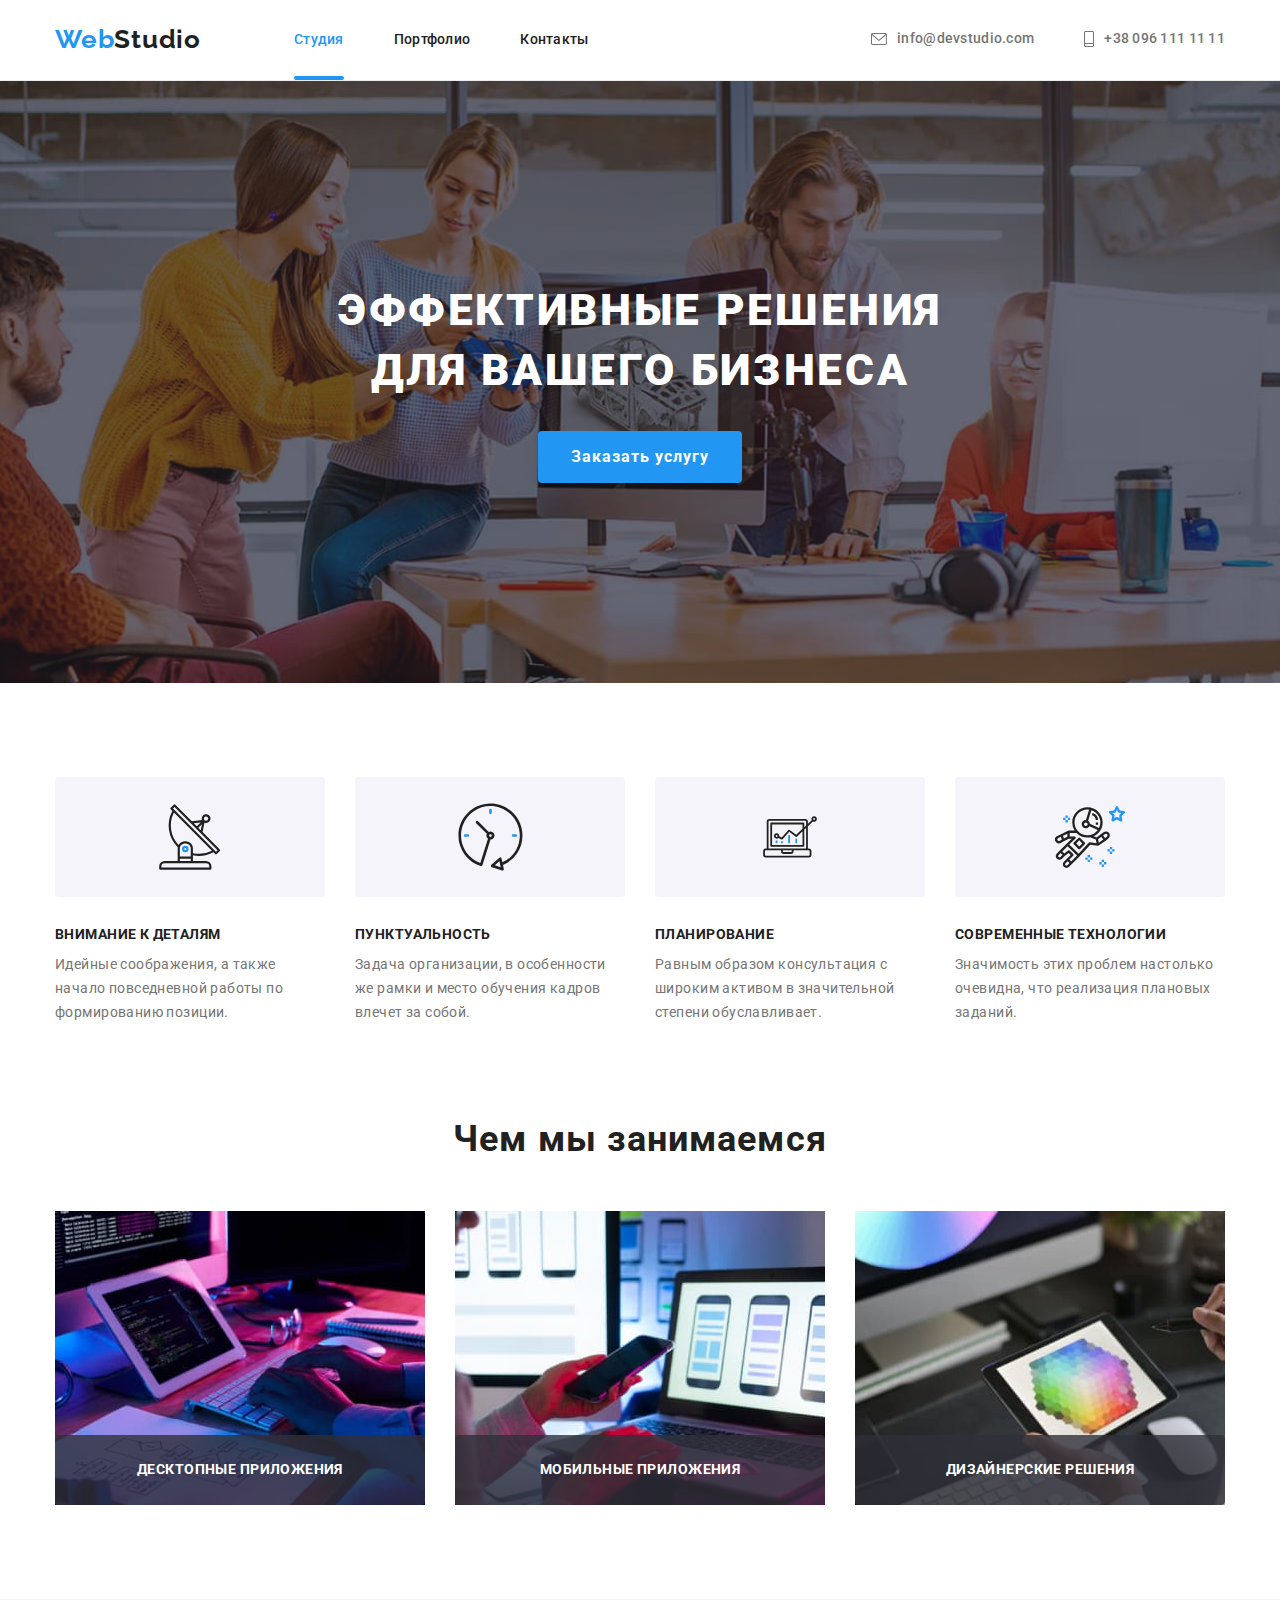
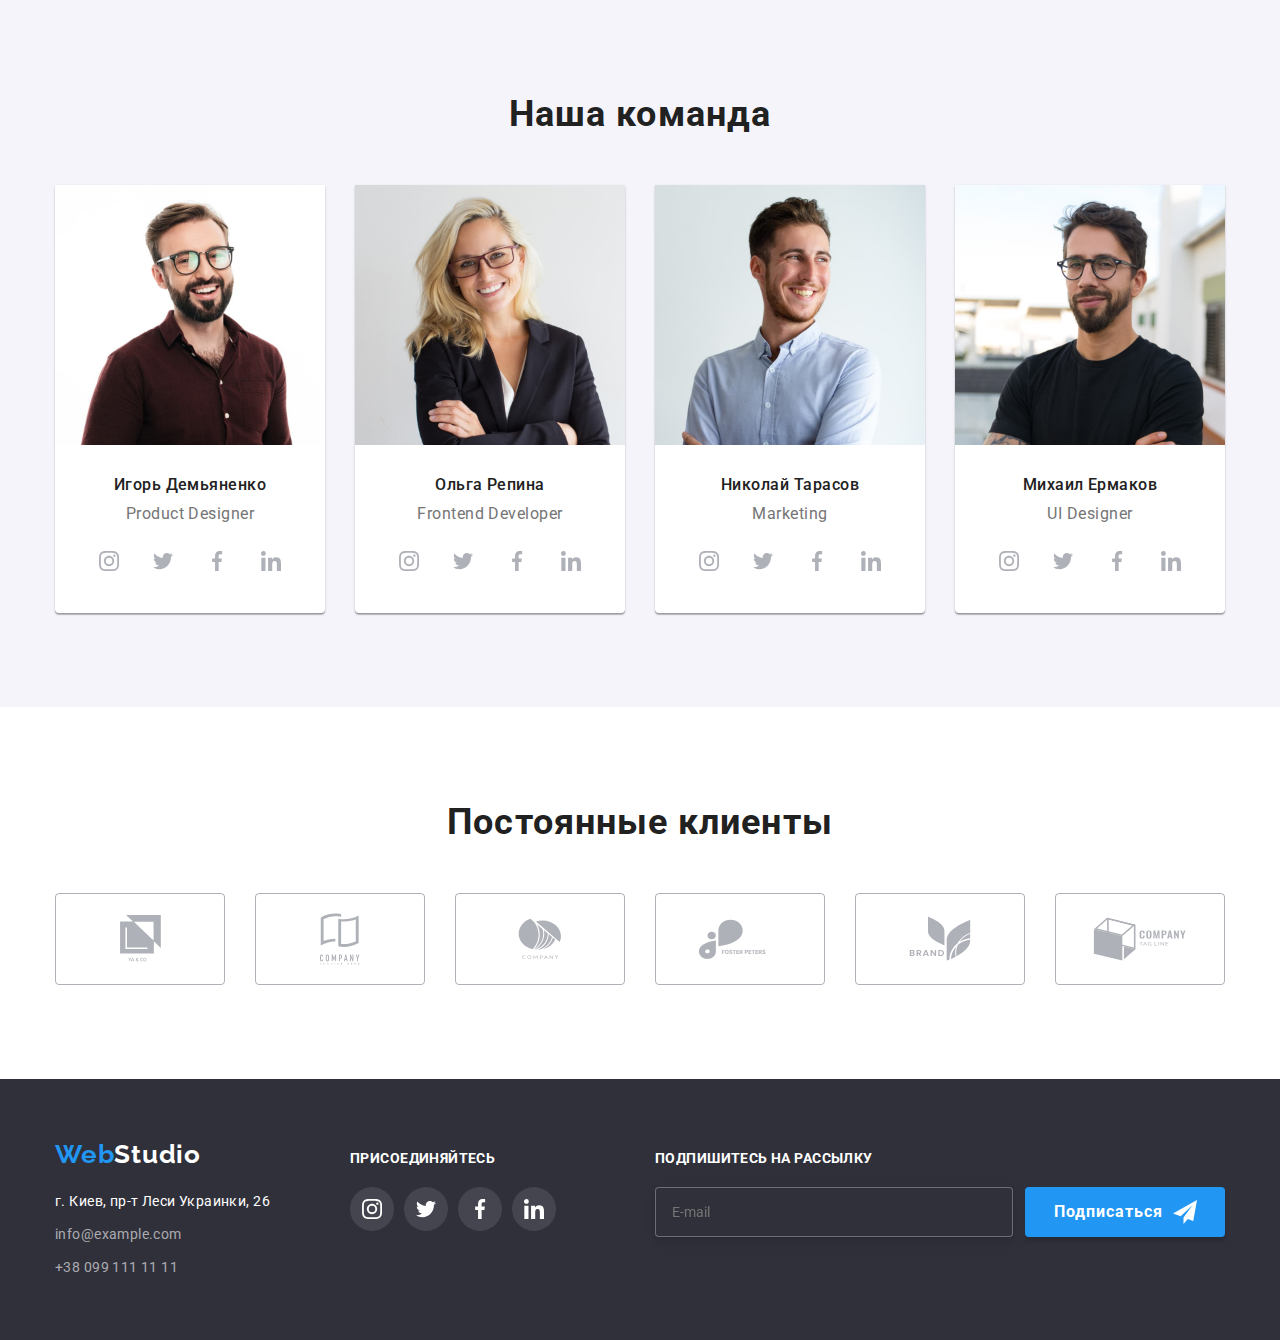
<file: index.html>
<!DOCTYPE html>
<html lang="ru">
  <head>
    <meta charset="UTF-8" />
    <meta http-equiv="X-UA-Compatible" content="IE=edge" />
    <meta name="viewport" content="width=device-width, initial-scale=1.0" />
    <title>WebStudio</title>
    <link rel="preconnect" href="https://fonts.googleapis.com" />
    <link rel="preconnect" href="https://fonts.gstatic.com" crossorigin />
    <link
      href="https://fonts.googleapis.com/css2?family=Raleway:wght@700&family=Roboto:wght@400;500;700;900&display=swap"
      rel="stylesheet"
    />
    <!-- modern-normalisd-->
    <link
      rel="stylesheet"
      href="https://cdn.jsdelivr.net/npm/modern-normalize@1.1.0/modern-normalize.min.css"
    />    
    <link rel="stylesheet" href="./css/styles.css" />
  </head>
  <body>
    <header class="page-header">
      <div class="container main-nav">
        <nav class="navigation">
          <a class="logo link" href="" lang="en">Web<span class="studio-header">Studio</span></a>
          <ul class="menu list">
            <li class="menu-item">
              <a class="menu-link active-button link" href="#studio">Студия</a>
            </li>
            <li class="menu-item">
              <a class="menu-link link" href="./portfolio.html">Портфолио</a>
            </li>
            <li class="menu-item">
              <a class="menu-link link" href="#contact">Контакты</a>
            </li>
          </ul>
        </nav>
        <ul class="header-contact list">
          <li class="adress-item">
            <a class="contact-mail link" href="mailto:info@devstudio.com">
              <svg class="icon" width="16" height="12">
                <use href="./images/icons/symbol-defs.svg#icon-envelope"></use></svg><span class="shift">info@devstudio.com</span>
            </a>
          </li>
          <li class="adress-item">
            <a class="contact-phone-number link" href="tel:+380961111111">
              <svg class="icon icon-phone" width="10" height="16">
                <use href="./images/icons/symbol-defs.svg#icon-smartphone"></use></svg><span class="shift">+38 096 111 11 11</span></a>
          </li>
        </ul>
      </div>
    </header>
    <main>
      <!----------- HERO ------------->
      <section class="section hero">
        <div class="container">
          <h1 class="hero-title">Эффективные решения для вашего бизнеса</h1>
          <button class="hero-btn" type="button" data-modal-open>Заказать услугу</button>
          <!-- <div class="backdrop is-hidden" data-modal>
            <div class="modal">
              <button class="modal-close" type="button" data-modal-close>
                <svg class="close-icon">
                  <use href="./images/icons/symbol-defs.svg#icon-close"></use>
                </svg>
              </button>
            </div>
        </div> -->
        </div>
      </section>
      <!------ our-qualities ------->
      <section class="section">
        <div class="container">
          <h2 class="section-title our-qualities visually-hidden">Наши лучшие качества</h2>
          <ul class="list">
            <li class="list-item">
              <div class="qualities-item-icon">
                <svg class="icon-antenna" aria-label="Внимание к деталям">
                  <use href="./images/icons/symbol-defs.svg#icon-antenna"></use>
                </svg>
              </div>
              <h3 class="description">Внимание к деталям</h3>
              <p class="section-qualities">
                Идейные соображения, а также начало повседневной работы по формированию позиции.
              </p>
            </li>
            <li class="list-item">
              <div class="qualities-item-icon">
                <svg class="icon-clock" aria-label="Пунктуальность">
                  <use href="./images/icons/symbol-defs.svg#icon-clock"></use>
                </svg>
              </div>
              <h3 class="description">Пунктуальность</h3>
              <p class="section-qualities">
                Задача организации, в особенности же рамки и место обучения кадров влечет за собой.
              </p>
            </li>
            <li class="list-item">
              <div class="qualities-item-icon">
                <svg class="icon-diagram" aria-label="Планирование">
                  <use href="./images/icons/symbol-defs.svg#icon-diagram"></use>
                </svg>
              </div>
              <h3 class="description">Планирование</h3>
              <p class="section-qualities">
                Равным образом консультация с широким активом в значительной степени обуславливает.
              </p>
            </li>
            <li class="list-item">
              <div class="qualities-item-icon">
                <svg class="icon-astronaut" aria-label="Современные технологии">
                  <use href="./images/icons/symbol-defs.svg#icon-astronaut"></use>
                </svg>
              </div>
              <h3 class="description">Современные технологии</h3>
              <p class="section-qualities">
                Значимость этих проблем настолько очевидна, что реализация плановых заданий.
              </p>
            </li>
          </ul>
        </div>
      </section>
      <!------ What we doing ------>
      <section class="section no-padding">
        <div class="container">
          <h2 class="section-title we-work">Чем мы занимаемся</h2>
          <ul class="list">
            <li class="work-item">
              <img src="./images/work/img-1.jpg" alt="Верстка" width="370" height="294" />
              <p class="we-work-text">Десктопные приложения</p>
            </li>
            <li class="work-item">
              <img src="./images/work/img-2.jpg" alt="Дизайн" width="370" height="294" />
              <p class="we-work-text">Мобильные приложения</p>
            </li>
            <li class="work-item">
              <img src="./images/work/img-3.jpg" alt="Оформление" width="370" height="294" />
              <p class="we-work-text">Дизайнерские решения</p>
            </li>
          </ul>
        </div>
      </section>
      <!------- Our Team -------->
      <section class="section our-team">
        <div class="container">
          <h2 class="section-title our-team">Наша команда</h2>
          <ul class="list">
            <li class="list-our-team">
              <img src="./images/team/img.jpg" alt="Product Designer" width="270" height="260" />
              <h3 class="name-team">Игорь Демьяненко</h3>
              <p class="position" lang="en">Product Designer</p>
              <ul class="social-item">
                <li class="our-team-item">
                  <a href="#" class="our-team-links">
                    <svg class="our-team-icon">
                      <use href="./images/icons/symbol-defs.svg#icon-instagram"></use>
                    </svg>
                  </a>
                </li>
                <li class="our-team-item">
                  <a href="#" class="our-team-links">
                    <svg class="our-team-icon">
                      <use href="./images/icons/symbol-defs.svg#icon-twitter"></use>
                    </svg>
                  </a>
                </li>
                <li class="our-team-item">
                  <a href="#" class="our-team-links">
                    <svg class="our-team-icon">
                      <use href="./images/icons/symbol-defs.svg#icon-facebook"></use>
                    </svg>
                  </a>
                </li>
                <li class="our-team-item">
                  <a href="#" class="our-team-links">
                    <svg class="our-team-icon">
                      <use href="./images/icons/symbol-defs.svg#icon-linkedin"></use>
                    </svg>
                  </a>
                </li>
              </ul>
            </li>
            <li class="list-our-team">
              <img
                src="./images/team/img-1.jpg"
                alt="Frontend Developer"
                width="270"
                height="260"
              />
              <h3 class="name-team">Ольга Репина</h3>
              <p class="position" lang="en">Frontend Developer</p>
              <ul class="social-item">
                <li class="our-team-item">
                  <a href="#" class="our-team-links">
                    <svg class="our-team-icon">
                      <use href="./images/icons/symbol-defs.svg#icon-instagram"></use>
                    </svg>
                  </a>
                </li>
                <li class="our-team-item">
                  <a href="#" class="our-team-links">
                    <svg class="our-team-icon">
                      <use href="./images/icons/symbol-defs.svg#icon-twitter"></use>
                    </svg>
                  </a>
                </li>
                <li class="our-team-item">
                  <a href="#" class="our-team-links">
                    <svg class="our-team-icon">
                      <use href="./images/icons/symbol-defs.svg#icon-facebook"></use>
                    </svg>
                  </a>
                </li>
                <li class="our-team-item">
                  <a href="#" class="our-team-links">
                    <svg class="our-team-icon">
                      <use href="./images/icons/symbol-defs.svg#icon-linkedin"></use>
                    </svg>
                  </a>
                </li>
              </ul>
            </li>
            <li class="list-our-team">
              <img src="./images/team/img-2.jpg" alt="Marketing" width="270" height="260" />
              <h3 class="name-team">Николай Тарасов</h3>
              <p class="position" lang="en">Marketing</p>
              <ul class="social-item">
                <li class="our-team-item">
                  <a href="#" class="our-team-links">
                    <svg class="our-team-icon">
                      <use href="./images/icons/symbol-defs.svg#icon-instagram"></use>
                    </svg>
                  </a>
                </li>
                <li class="our-team-item">
                  <a href="#" class="our-team-links">
                    <svg class="our-team-icon">
                      <use href="./images/icons/symbol-defs.svg#icon-twitter"></use>
                    </svg>
                  </a>
                </li>
                <li class="our-team-item">
                  <a href="#" class="our-team-links">
                    <svg class="our-team-icon">
                      <use href="./images/icons/symbol-defs.svg#icon-facebook"></use>
                    </svg>
                  </a>
                </li>
                <li class="our-team-item">
                  <a href="#" class="our-team-links">
                    <svg class="our-team-icon">
                      <use href="./images/icons/symbol-defs.svg#icon-linkedin"></use>
                    </svg>
                  </a>
                </li>
              </ul>
            </li>
            <li class="list-our-team">
              <img src="./images/team/img-3.jpg" alt="UI Designer" width="270" height="260" />
              <h3 class="name-team">Михаил Ермаков</h3>
              <p class="position" lang="en">UI Designer</p>
              <ul class="social-item">
                <li class="our-team-item">
                  <a href="#" class="our-team-links">
                    <svg class="our-team-icon">
                      <use href="./images/icons/symbol-defs.svg#icon-instagram"></use>
                    </svg>
                  </a>
                </li>
                <li class="our-team-item">
                  <a href="#" class="our-team-links">
                    <svg class="our-team-icon">
                      <use href="./images/icons/symbol-defs.svg#icon-twitter"></use>
                    </svg>
                  </a>
                </li>
                <li class="our-team-item">
                  <a href="#" class="our-team-links">
                    <svg class="our-team-icon">
                      <use href="./images/icons/symbol-defs.svg#icon-facebook"></use>
                    </svg>
                  </a>
                </li>
                <li class="our-team-item">
                  <a href="#" class="our-team-links">
                    <svg class="our-team-icon">
                      <use href="./images/icons/symbol-defs.svg#icon-linkedin"></use>
                    </svg>
                  </a>
                </li>
              </ul>
            </li>
          </ul>
        </div>
      </section>
      <!-- clientage  -->
      <section class="section">
        <div class="container">
          <h2 class="section-title">Постоянные клиенты</h2>
          <ul class="clientage-list">
            <li class="clientage-list-item">
              <a href="#" class="clientage-links">
                <svg class="icon-client1">
                  <use href="./images/icons/symbol-defs.svg#icon-client1"></use>
                </svg>
              </a>
            </li>
            <li class="clientage-list-item">
              <a href="#" class="clientage-links">
                <svg class="icon-client2">
                  <use href="./images/icons/symbol-defs.svg#icon-client2"></use>
                </svg>
              </a>
            </li>
            <li class="clientage-list-item">
              <a href="#" class="clientage-links">
                <svg class="icon-client3">
                  <use href="./images/icons/symbol-defs.svg#icon-client3"></use>
                </svg>
              </a>
            </li>
            <li class="clientage-list-item">
              <a href="#" class="clientage-links">
                <svg class="icon-client4">
                  <use href="./images/icons/symbol-defs.svg#icon-client4"></use>
                </svg>
              </a>
            </li>
            <li class="clientage-list-item">
              <a href="#" class="clientage-links">
                <svg class="icon-client5">
                  <use href="./images/icons/symbol-defs.svg#icon-client5"></use>
                </svg>
              </a>
            </li>
            <li class="clientage-list-item">
              <a href="#" class="clientage-links">
                <svg class="icon-client6">
                  <use href="./images/icons/symbol-defs.svg#icon-client6"></use>
                </svg>
              </a>
            </li>
          </ul>
        </div>
      </section>
    </main>
    <!-- FOOTER -->
    <footer class="footer">
      <div class="container footer-container">
        <div>
          <a class="logo link" href="" lang="en">Web<span class="studio-footer">Studio</span></a>
          <address class="contact">
            <ul class="contact-list footer-list">
              <li class="contact-list-item">
                <a
                  class="contact-list-adress link"
                  href="https://goo.gl/maps/vnGjuaqRsRcTyvLU8"
                  target="_blank"
                  rel="noopener noreferrer"
                  >г. Киев, пр-т Леси Украинки, 26</a
                >
              </li>
              <li class="contact-list-item">
                <a class="contact-list-link link" href="mailto:info@example.com"
                  >info@example.com</a
                >
              </li>
              <li class="contact-list-item">
                <a class="contact-list-link link" href="tel:+380991111111">+38 099 111 11 11</a>
              </li>
            </ul>
          </address>
        </div>
        <div class="footer-social">
          <p class="footer-text">присоединяйтесь</p>
          <ul class="social-item">
            <li class="our-team-item">
              <a href="#" class="footer-links">
                <svg class="our-team-icon">
                  <use href="./images/icons/symbol-defs.svg#icon-instagram"></use>
                </svg>
              </a>
            </li>
            <li class="our-team-item">
              <a href="#" class="footer-links">
                <svg class="our-team-icon">
                  <use href="./images/icons/symbol-defs.svg#icon-twitter"></use>
                </svg>
              </a>
            </li>
            <li class="our-team-item">
              <a href="#" class="footer-links">
                <svg class="our-team-icon">
                  <use href="./images/icons/symbol-defs.svg#icon-facebook"></use>
                </svg>
              </a>
            </li>
            <li class="our-team-item">
              <a href="#" class="footer-links">
                <svg class="our-team-icon">
                  <use href="./images/icons/symbol-defs.svg#icon-linkedin"></use>
                </svg>
              </a>
            </li>
          </ul>
        </div>
        <div  class="footer-subscription">
          <p class="subscription-text foo">Подпишитесь на рассылку</p>
          <div class="footer-subscription-form">
          <input type="email" name="email" id="email" class="footer-subscription-input" placeholder="E-mail"/>
          
          <button class="footer-subscription-button">Подписаться<svg class="footer-subscription-icon" width="24" height="24">
            <use href="./images/icons/symbol-defs.svg#icon-icon-send"></use></svg>
            </button>        
        </div>

        </div>
      </div>
    </footer>

    <!-- MODAL -->
    <div class="backdrop is-hidden" data-modal>
      <div class="modal">
        <button class="modal-close" type="button" data-modal-close>
          <svg class="close-icon">
            <use href="./images/icons/symbol-defs.svg#icon-close"></use>
          </svg>
        </button>
        
        <form class="form" autocomplete="on">
          <p class="form-text">Оставьте свои данные, мы вам перезвоним</p>
          <div role="group" class="form-group-field">
          
            <label for="name" class="form-label">Имя</label>
            <div class="form-field">
             <input type="text" name="name" id="name" placeholder=" " class="form-input"/>
            <svg class="form-icon">
              <use href="./images/icons/symbol-defs.svg#icon-person-black"></use>
            </svg>
            </div>

          
            <label for="tel" class="form-label">Телефон</label>
            <div class="form-field">
             <input type="tel" name="tel" id="tel" class="form-input"/>
             <svg class="form-icon">
              <use href="./images/icons/symbol-defs.svg#icon-phone-black"></use>
            </svg>
            </div>
          
            <label for="email" class="form-label">Почта</label>
            <div class="form-field">
             <input type="email" name="email" id="email" class="form-input"/>
             <svg class="form-icon">
              <use href="./images/icons/symbol-defs.svg#icon-email-black"></use>
            </svg>
            </div>
          
            <label for="comment" class="form-label">Комментарий</label>
            <div class="form-field">
            <textarea class="form-textarea" name="comment" id="comment" rows="5" placeholder="Введите текст"></textarea>
          </div>
        </div>
          <!-- <div class="form-field form-checkbox"> -->
            <label class="form-policy">Соглашаюсь с рассылкой и принимаю&nbsp<a class="form-link" href="#">Условия договора</a>
            <input class="form-checkbox-input visually-hidden" type="checkbox" name="policy" value="policy" required />
            <svg class="checkbox-icon">
            <use href="./images/icons/symbol-defs.svg#icon-icon-check"></use>
            </svg>
          <!-- <span class="checkbox-icon"></span> -->
            <svg class="checkbox-icon-active">
            <use href="./images/icons/symbol-defs.svg#icon-check-active"></use>
            </svg>
          </label>
        <!-- </div> -->
          
          <button class="form-button" type="submit">Отправить</button>
        </form>
      </div>
    </div>

    <script src="./js/modal.js"></script>
  </body>
</html>
</file>
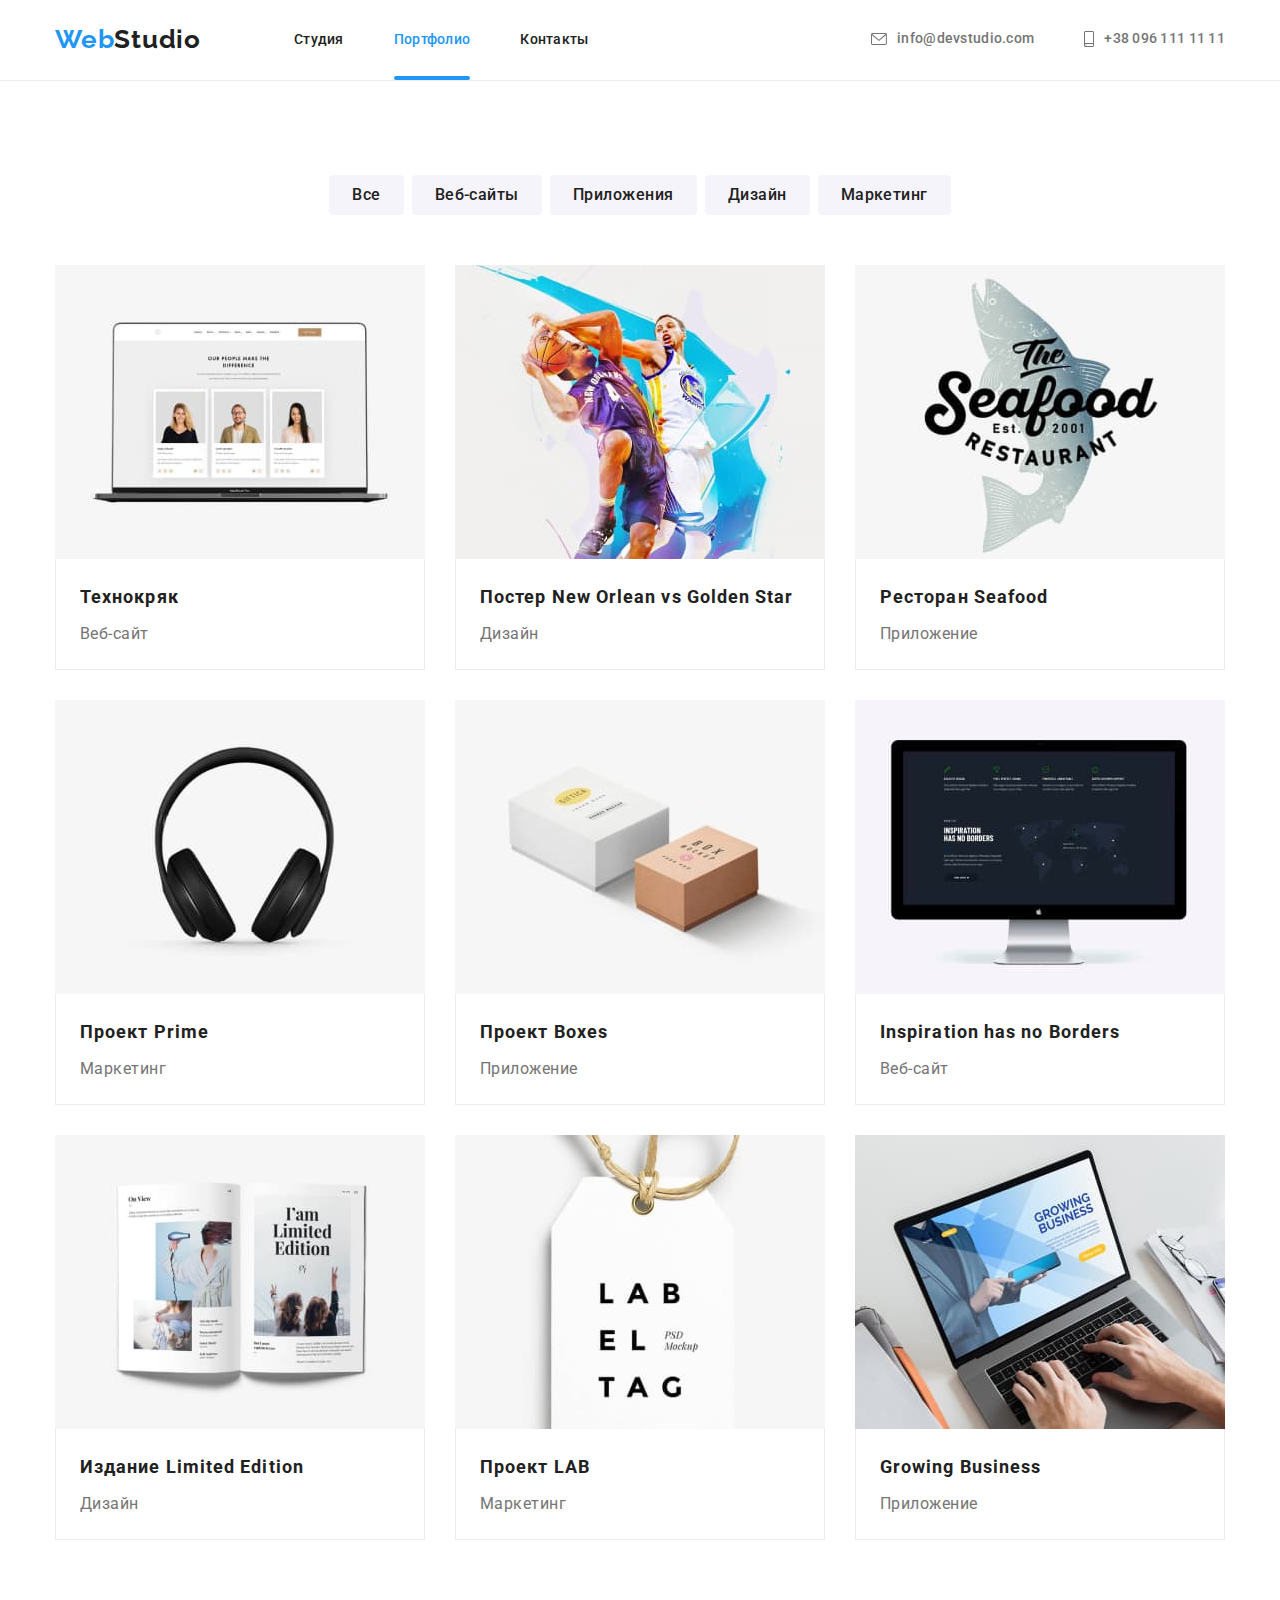
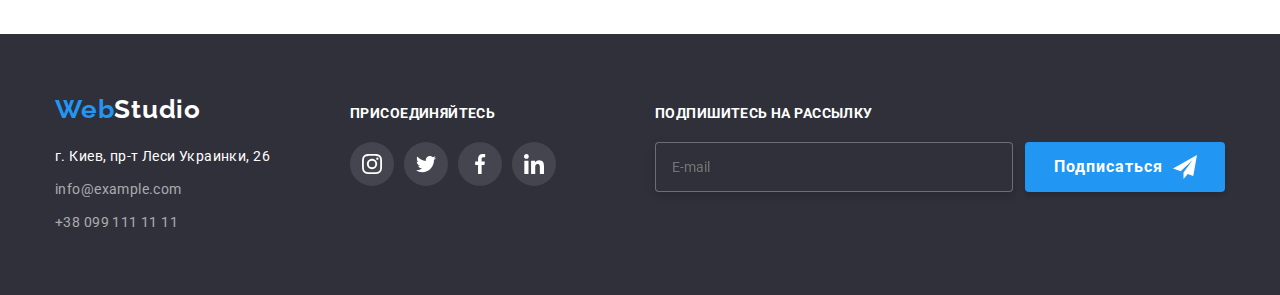
<file: portfolio.html>
<!DOCTYPE html>
<html lang="ru">
  <head>
    <meta charset="UTF-8" />
    <meta http-equiv="X-UA-Compatible" content="IE=edge" />
    <meta name="viewport" content="width=device-width, initial-scale=1.0" />
    <title>Portfolio</title>
    <link rel="preconnect" href="https://fonts.googleapis.com" />
    <link rel="preconnect" href="https://fonts.gstatic.com" crossorigin />
    <link
      href="https://fonts.googleapis.com/css2?family=Raleway:wght@700&family=Roboto:wght@400;500;700;900&display=swap"
      rel="stylesheet"
    />
    <!-- modern-normalisd-->
    <link
      rel="stylesheet"
      href="https://cdn.jsdelivr.net/npm/modern-normalize@1.1.0/modern-normalize.min.css"
    />   
    <link rel="stylesheet" href="./css/styles.css" />
  </head>
  <body>
    <!----- HEADER ----->
    <header class="page-header">
      <div class="container main-nav">
        <nav class="navigation">
          <a class="logo link" href="" lang="en">Web<span class="studio-header">Studio</span></a>
          <ul class="menu list">
            <li class="menu-item">
              <a class="menu-link link" href="./index.html">Студия</a>
            </li>
            <li class="menu-item">
              <a class="menu-link active-button link" href="#">Портфолио</a>
            </li>
            <li class="menu-item">
              <a class="menu-link link" href="#contact">Контакты</a>
            </li>
          </ul>
        </nav>
        <ul class="header-contact list">
          <li class="adress-item">
            <a class="contact-mail link" href="mailto:info@devstudio.com">
              <svg class="icon" width="16" height="12">
                <use href="./images/icons/symbol-defs.svg#icon-envelope"></use></svg><span class="shift">info@devstudio.com</span>
            </a>
          </li>
          <li class="adress-item">
            <a class="contact-phone-number link" href="tel:+380961111111">
              <svg class="icon icon-phone" width="10" height="16">
                <use href="./images/icons/symbol-defs.svg#icon-smartphone"></use></svg><span class="shift">+38 096 111 11 11</span></a
            >
          </li>
        </ul>
      </div>
    </header>

    <main>
      <!----- section button ------>
      <section class="section section-btn">
        <div class="container">
          <h1 class="section-title portfolio visually-hidden">Портфолио</h1>
          <ul class="list list-btn">
            <li class="item">
              <button class="portfolio-btn" type="button">Все</button>
            </li>
            <li class="item">
              <button class="portfolio-btn" type="button">Веб-сайты</button>
            </li>
            <li class="item">
              <button class="portfolio-btn" type="button">Приложения</button>
            </li>
            <li class="item">
              <button class="portfolio-btn" type="button">Дизайн</button>
            </li>
            <li class="item">
              <button class="portfolio-btn" type="button">Маркетинг</button>
            </li>
          </ul>
          <!-- <h2 class="section-title our-projects">Наши проекты</h2> -->
          <ul class="list list-portfolio">
            <li class="item-portfolio">
              <a href="#" class="link portfolio-link">
                <div class="portfolio-transparent">
                  <img
                    src="./images/portfolio/technokryak.jpg"
                    alt="Technokryak"
                    width="370"
                    height="294"
                  />
                  <p class="transparent-text">
                    Ресурс предлагает комплексные предложения с разным уровнем функционала и
                    сервисов. Все это позволит посетителю получить исчерпывающие сведения о компании
                    или частном лице.
                  </p>
                </div>

                <div class="project">
                  <h2 class="project-tipe">Технокряк</h2>
                  <p class="project-text">Веб-сайт</p>
                </div>
              </a>
            </li>
            <li class="item-portfolio">
              <a href="#" class="link portfolio-link">
                <div class="portfolio-transparent">
                <img
                  src="./images/portfolio/new-orlean.jpg"
                  alt="New-orlean"
                  width="370"
                  height="294"
                />
                <p class="transparent-text">
                  Ресурс предлагает комплексные предложения с разным уровнем функционала и
                  сервисов. Все это позволит посетителю получить исчерпывающие сведения о компании
                  или частном лице.
                </p>
                </div>
                <div class="project">
                  <h2 class="project-tipe">Постер New Orlean vs Golden Star</h2>
                  <p class="project-text">Дизайн</p>
                </div>
              </a>
            </li>
            <li class="item-portfolio">
              <a href="#" class="link portfolio-link">
                <div class="portfolio-transparent">
                <img src="./images/portfolio/seafood.jpg" alt="Seafood" width="370" height="294" />
                <p class="transparent-text">
                  Ресурс предлагает комплексные предложения с разным уровнем функционала и
                  сервисов. Все это позволит посетителю получить исчерпывающие сведения о компании
                  или частном лице.
                </p>
              </div>
                <div class="project">
                  <h2 class="project-tipe">Ресторан Seafood</h2>
                  <p class="project-text">Приложение</p>
                </div>
              </a>
            </li>
            <li class="item-portfolio">
              <a href="#" class="link portfolio-link">
                <div class="portfolio-transparent">
                <img src="./images/portfolio/prime.jpg" alt="Prime" width="370" height="294" />
                <p class="transparent-text">
                  Ресурс предлагает комплексные предложения с разным уровнем функционала и
                  сервисов. Все это позволит посетителю получить исчерпывающие сведения о компании
                  или частном лице.
                </p>
              </div>
                <div class="project">
                  <h2 class="project-tipe">Проект Prime</h2>
                  <p class="project-text">Маркетинг</p>
                </div>
              </a>
            </li>
            <li class="item-portfolio">
              <a href="#" class="link portfolio-link">
                <div class="portfolio-transparent">
                <img src="./images/portfolio/boxes.jpg" alt="Boxes" width="370" height="294" />
                <p class="transparent-text">
                  Ресурс предлагает комплексные предложения с разным уровнем функционала и
                  сервисов. Все это позволит посетителю получить исчерпывающие сведения о компании
                  или частном лице.
                </p>
              </div>
                <div class="project">
                  <h2 class="project-tipe">Проект Boxes</h2>
                  <p class="project-text">Приложение</p>
                </div>
              </a>
            </li>
            <li class="item-portfolio">
              <a href="#" class="link portfolio-link">
                <div class="portfolio-transparent">
                <img
                  src="./images/portfolio/inspiration.jpg"
                  alt="Inspiration"
                  width="370"
                  height="294"
                />
                <p class="transparent-text">
                  Ресурс предлагает комплексные предложения с разным уровнем функционала и
                  сервисов. Все это позволит посетителю получить исчерпывающие сведения о компании
                  или частном лице.
                </p>
              </div>
                <div class="project">
                  <h2 class="project-tipe">Inspiration has no Borders</h2>
                  <p class="project-text">Веб-сайт</p>
                </div>
              </a>
            </li>
            <li class="item-portfolio">
              <a href="#" class="link portfolio-link">
                <div class="portfolio-transparent">
                <img
                  src="./images/portfolio/limited-edition.jpg"
                  alt="Limited-edition"
                  width="370"
                  height="294"
                />
                <p class="transparent-text">
                  Ресурс предлагает комплексные предложения с разным уровнем функционала и
                  сервисов. Все это позволит посетителю получить исчерпывающие сведения о компании
                  или частном лице.
                </p>
                </div>
                <div class="project">
                  <h2 class="project-tipe">Издание Limited Edition</h2>
                  <p class="project-text">Дизайн</p>
                </div>
              </a>
            </li>
            <li class="item-portfolio">
              <a href="#" class="link portfolio-link">
                <div class="portfolio-transparent">
                <img src="./images/portfolio/lab.jpg" alt="Lab" width="370" height="294" />
                <p class="transparent-text">
                  Ресурс предлагает комплексные предложения с разным уровнем функционала и
                  сервисов. Все это позволит посетителю получить исчерпывающие сведения о компании
                  или частном лице.
                </p>
              </div>
                <div class="project">
                  <h2 class="project-tipe">Проект LAB</h2>
                  <p class="project-text">Маркетинг</p>
                </div>
              </a>
            </li>
            <li class="item-portfolio">
              <a href="#" class="link portfolio-link">
                <div class="portfolio-transparent">
                <img
                  src="./images/portfolio/growing-business.jpg"
                  alt="Growing Business"
                  width="370"
                  height="294"
                />
                <p class="transparent-text">
                  Ресурс предлагает комплексные предложения с разным уровнем функционала и
                  сервисов. Все это позволит посетителю получить исчерпывающие сведения о компании
                  или частном лице.
                </p>
              </div>
                <div class="project">
                  <h2 class="project-tipe">Growing Business</h2>
                  <p class="project-text">Приложение</p>
                </div>
              </a>
            </li>
          </ul>
        </div>
      </section>
    </main>
    <!-- FOOTER -->
    <footer class="footer">
      <div class="container footer-container">
        <div>
          <a class="logo link" href="" lang="en">Web<span class="studio-footer">Studio</span></a>
          <address class="contact">
            <ul class="contact-list footer-list">
              <li class="contact-list-item">
                <a
                  class="contact-list-adress link"
                  href="https://goo.gl/maps/vnGjuaqRsRcTyvLU8"
                  target="_blank"
                  rel="noopener noreferrer"
                  >г. Киев, пр-т Леси Украинки, 26</a
                >
              </li>
              <li class="contact-list-item">
                <a class="contact-list-link link" href="mailto:info@example.com"
                  >info@example.com</a
                >
              </li>
              <li class="contact-list-item">
                <a class="contact-list-link link" href="tel:+380991111111">+38 099 111 11 11</a>
              </li>
            </ul>
          </address>
        </div>
        <div class="footer-social">
          <p class="footer-text">присоединяйтесь</p>
          <ul class="social-item">
            <li class="our-team-item">
              <a href="#" class="footer-links">
                <svg class="our-team-icon">
                  <use href="./images/icons/symbol-defs.svg#icon-instagram"></use>
                </svg>
              </a>
            </li>
            <li class="our-team-item">
              <a href="#" class="footer-links">
                <svg class="our-team-icon">
                  <use href="./images/icons/symbol-defs.svg#icon-twitter"></use>
                </svg>
              </a>
            </li>
            <li class="our-team-item">
              <a href="#" class="footer-links">
                <svg class="our-team-icon">
                  <use href="./images/icons/symbol-defs.svg#icon-facebook"></use>
                </svg>
              </a>
            </li>
            <li class="our-team-item">
              <a href="#" class="footer-links">
                <svg class="our-team-icon">
                  <use href="./images/icons/symbol-defs.svg#icon-linkedin"></use>
                </svg>
              </a>
            </li>
          </ul>
        </div>
        <div  class="footer-subscription">
          <p class="subscription-text">Подпишитесь на рассылку</p>
          <div class="footer-subscription-form">
          <input type="email" name="email" id="email" class="footer-subscription-input" placeholder="E-mail"/>
          
          <button class="footer-subscription-button">Подписаться<svg class="footer-subscription-icon" width="24" height="24">
            <use href="./images/icons/symbol-defs.svg#icon-icon-send"></use></svg>
            </button>        
        </div>

        </div>
      </div>
    </footer>
  </body>
</html>
</file>
<file: css/styles.css>
:root {
  /* --main-color: #E5E5E5; */
  --primary-font-family: 'Roboto', sans-serif;
  --secondary-font-family: 'Raleway', sans-serif;
  --primary-text-color-theme-dark: #212121;
  --secondary-text-color-theme-dark: #ffffff;
  --primary-text-color-theme-light: #757575;
  --secondary-text-color-theme-light: #303030;
  --list-link-color: rgba(255, 255, 255, 0.6);
  --accent-color: #2196f3;
  --portfolio-background: #f5f4fa;
  --color-background: #2f303a;
  --hero-btn-background: #188ce8;
  --border-colors: #ececec;
  --qualities-icon-bg: #f5f4fa;
  --icon-color: #afb1b8;
  --transparent-bg-portfolio: rgba(33, 150, 243, 0.9);
  --transparent-bg-color: rgba(47, 48, 58, 0.8);
  --icon-bg-footer: rgba(255, 255, 255, 0.1);
  --modal-bg-color: rgba(0, 0, 0, 0.2);
  --modal-bg-close: rgba(0, 0, 0, 0.1);
  --modal-border-accent: 1px solid #2196f3;
  --animation-duration: 250ms;
  --animation-timing: cubic-bezier(0.4, 0, 0.2, 1);
  --color-placeholder: rgba(117, 117, 117, 0.5);
}

h1,
h2,
h3,
h4,
h5,
h6,
p {
  margin-top: 0;
  margin-bottom: 0;
}

ul {
  padding: 0;
  margin: 0;
  list-style: none;
}

.link {
  text-decoration: none;
}

.list {
  justify-content: space-between;
  display: flex;
  flex-wrap: nowrap;
  padding: 0;
  margin: 0;
  /* list-style: none; */
}

img {
  display: block;
  min-width: 100%;
  height: auto;
}

.container {
  width: 1200px;
  padding-left: 15px;
  padding-right: 15px;
  margin: 0 auto;
  /* outline: 2px solid tomato; */
}

body {
  font-weight: 400;
  font-family: var(--primary-font-family);
  font-style: normal;
  font-size: 14px;
  color: var(--primary-text-color-theme-light);
  background: var(--secondary-text-color-theme-dark);
}

.studio-header {
  color: var(--primary-text-color-theme-dark);
}

.studio-footer {
  color: var(--secondary-text-color-theme-dark);
}

.logo {
  font-family: var(--secondary-font-family);
  font-weight: 700;
  font-size: 26px;
  line-height: 1.19;
  letter-spacing: 0.03em;

  color: var(--accent-color);
}
.section {
  padding-top: 94px;
  padding-bottom: 94px;
}

.section-title {
  font-weight: 700;
  font-size: 36px;
  line-height: 1.17;
  text-align: center;
  letter-spacing: 0.03em;

  color: var(--primary-text-color-theme-dark);
  margin-top: 0;
  margin-bottom: 50px;
}

.visually-hidden {
  position: absolute;
  width: 1px;
  height: 1px;
  margin: -1px;
  border: 0;
  padding: 0;

  white-space: nowrap;
  clip-path: inset(100%);
  clip: rect(0 0 0 0);
  overflow: hidden;
}

.icon {
  display: block;
  fill: currentColor;
}

/* ============= HEADER ============= */
.navigation {
  display: flex;
  align-items: center;
}

.menu {
  margin-left: 93px;
  display: flex;
}

.menu-item {
  margin-right: 50px;
}

.menu-item:last-child {
  margin-right: 0px;
}

.header-contact {
  display: flex;
  margin-left: auto;
}

.main-nav {
  display: flex;
  /* flex-wrap:wrap; */
  align-items: center;
}

.page-header {
  border-bottom: 1px solid var(--border-colors);
  padding-top: 24px;
  padding-bottom: 25px;
}

.menu-link {
  transition: color var(--animation-duration) var(--animation-timing);
  font-weight: 500;
  font-size: 14px;
  line-height: 1.14;
  letter-spacing: 0.02em;
  color: var(--primary-text-color-theme-dark);
}

.menu-link:hover,
.menu-link:focus,
.contact-phone-number:hover,
.contact-phone-number:focus {
  color: var(--accent-color);
}

.active-button {
  position: relative;
  color: var(--accent-color);
}

.active-button::after {
  position: absolute;
  content: '';

  left: 0%;
  bottom: -33px;
  width: 100%;
  height: 4px;
  border-radius: 2px;
  background-color: var(--accent-color);
}

.contact-phone-number {
  transition: color var(--animation-duration) var(--animation-timing);

  display: flex;
  align-items: center;
  text-decoration: none;

  font-weight: 500;
  line-height: 1.14;
  letter-spacing: 0.02em;
  color: inherit;
}

.contact-mail {
  transition: color var(--animation-duration) var(--animation-timing);

  display: flex;
  align-items: center;
  text-decoration: none;

  margin-right: 50px;
  font-weight: 500;
  line-height: 1.14;
  letter-spacing: 0.02em;
  color: inherit;
}

.contact-mail:hover,
.contact-mail:focus {
  color: var(--accent-color);
}

.contact-list {
  line-height: 1.71;
  letter-spacing: 0.03em;
  font-style: normal;
}

.adress-item {
  display: flex;
}
.shift {
  display: block;
  margin-left: 10px;
}

/* ============= /HEADER ============= */

/* ============= HERO ============= */
.hero {
  background: var(--color-background);
  text-align: center;
  padding-top: 200px;
  padding-bottom: 200px;
  max-width: 1600px;
  margin: 0 auto;
  height: auto;
  background-repeat: no-repeat;
  background-position: center;
  background-size: cover;
  background-image: linear-gradient(rgba(47, 48, 58, 0.4), rgba(47, 48, 58, 0.4)),
    url(../images/hero.jpg);
}

.hero-title {
  width: 696px;
  font-weight: 900;
  font-size: 44px;
  line-height: 1.36;
  letter-spacing: 0.06em;
  text-transform: uppercase;
  color: var(--secondary-text-color-theme-dark);
  margin: 0px auto 30px;
}

.hero-btn {
  transition: background-color var(--animation-duration) var(--animation-timing);

  font-weight: 700;
  font-size: 16px;
  line-height: 1.88;
  cursor: pointer;
  align-items: center;
  text-align: center;
  letter-spacing: 0.06em;
  background-color: var(--accent-color);
  color: var(--secondary-text-color-theme-dark);
  box-shadow: 0px 4px 4px rgba(0, 0, 0, 0.15);
  border-radius: 4px;
  padding: 10px 32px;
  min-width: 200px;
  border: 1px solid transparent;
}

.hero-btn:hover,
.hero-btn:focus {
  color: var(--secondary-text-color-theme-dark);
  background-color: var(--hero-btn-background);
}
/* ============= /HERO ============= */

/* ========== our-qualities ========== */
.list-item {
  width: 270px;
  margin-right: 30px;
}

.list-item:last-child {
  margin-right: 0px;
}

.description {
  font-weight: 700;
  font-size: 14px;
  line-height: 1.14;
  letter-spacing: 0.03em;
  text-transform: uppercase;
  color: var(--primary-text-color-theme-dark);
  margin-top: 0;
  margin-bottom: 10px;
}

.section-qualities {
  line-height: 1.71;
  letter-spacing: 0.03em;
  margin-top: 0;
  margin-bottom: 0;
}

.qualities-item-icon {
  height: 120px;
  display: flex;
  align-items: center;
  justify-content: center;
  background: #f5f4fa;
  border-radius: 4px;
  margin-bottom: 30px;
}

.icon-antenna {
  width: 65.32px;
  height: 70px;
}

.icon-clock {
  width: 66.96px;
  height: 70px;
}

.icon-diagram {
  width: 70px;
  height: 53.69px;
}

.icon-astronaut {
  width: 70px;
  height: 70px;
}

/* ========== /our-qualities ========== */

/* =========== What we doing ============ */

.no-padding {
  padding-top: 0;
}

.we-work {
  margin-bottom: 50px;
}

.work-item {
  position: relative;
  margin-right: 30px;
}

.work-item:last-child {
  margin-right: 0px;
}

.we-work-text {
  position: absolute;

  display: flex;
  align-items: center;
  justify-content: center;
  bottom: 0;
  background: var(--transparent-bg-color);
  margin: 0px;
  width: 100%;
  height: 70px;
  border-radius: 4px;

  font-weight: 700;
  line-height: 1.14;
  text-align: center;
  letter-spacing: 0.03em;
  text-transform: uppercase;
  color: var(--secondary-text-color-theme-dark);
}

.clientage-links:last-child {
  margin-right: 0px;
}

/* =========== /What we doing ============ */

/* =========== Our Team ============ */

.list > .list-our-team {
  margin-right: 30px;
  padding-top: 280;
  padding-bottom: 0;
  box-shadow: 0px 1px 3px rgba(0, 0, 0, 0.12), 0px 1px 1px rgba(0, 0, 0, 0.14),
    0px 2px 1px rgba(0, 0, 0, 0.2);
  border-radius: 0px 0px 4px 4px;
}

.list > .list-our-team:last-child {
  margin-right: 0px;
}

.our-team {
  background: var(--portfolio-background);
}

.list-our-team {
  background: var(--secondary-text-color-theme-dark);
}

.name-team {
  font-weight: 500;
  font-size: 16px;
  line-height: 1.19;
  text-align: center;
  letter-spacing: 0.03em;
  color: var(--primary-text-color-theme-dark);
  margin-top: 30px;
  margin-bottom: 10px;
}

.position {
  font-size: 16px;
  line-height: 1.19;
  text-align: center;
  letter-spacing: 0.03em;
  margin-bottom: 16px;
}

.social-item {
  display: flex;
  align-items: center;
  justify-content: center;
  margin-bottom: 30px;
}

.our-team-item:not(:last-child) {
  margin-right: 10px;
}

.our-team-icon {
  width: 20px;
  height: 20px;
}

.our-team-links {
  transition: color var(--animation-duration) var(--animation-timing),
    background-color var(--animation-duration) var(--animation-timing);

  width: 44px;
  height: 44px;
  display: block;
  padding: 12px;
  border: none;
  list-style: none;
  color: var(--icon-color);
  background-color: var(--secondary-text-color-theme-dark);
  border-radius: 50%;
}

.our-team-links:hover,
.our-team-links:focus {
  color: var(--secondary-text-color-theme-dark);
  background-color: var(--accent-color);
}

.our-team-icon {
  fill: currentColor;
}

.our-team-icon:hover,
.our-team-icon:focus {
  fill: var(--secondary-text-color-theme-dark);
}

/* =========== /Our Team ============ */

/* ============ clientage ======= */

.clientage-list {
  display: flex;
  margin-right: 30px;
}

.clientage-list-item {
  margin-right: 30px;
}

.clientage-links {
  transition: fill var(--animation-duration) var(--animation-timing),
    border-color var(--animation-duration) var(--animation-timing);

  display: flex;
  align-items: center;
  justify-content: center;

  margin: 0px;
  width: 170px;
  height: 92px;
  border: 1px solid #afb1b8;
  border-radius: 4px;
  fill: var(--icon-color);
}

.clientage-links:last-child {
  margin-right: 0px;
}

.clientage-links:hover,
.clientage-links:focus {
  border-color: var(--accent-color);
  fill: var(--accent-color);
}

.icon-client1 {
  width: 41px;
  height: 46.7px;
}

.icon-client2 {
  width: 40px;
  height: 52px;
}

.icon-client3 {
  width: 43.46px;
  height: 41.18px;
}

.icon-client4 {
  width: 84.44px;
  height: 40.62px;
}

.icon-client5 {
  width: 62.54px;
  height: 45.43px;
}

.icon-client6 {
  width: 93.79px;
  height: 43.93px;
}

/* ============= FOOTER ============= */

.footer {
  padding-top: 60px;
  padding-bottom: 60px;
  background: var(--color-background);
}

.footer-container {
  align-items: baseline;
}

.footer-list {
  padding: 0;
  list-style: none;
}

.contact {
  margin-top: 20px;
  margin-left: 0px;
}

.contact-list-item {
  padding-right: 10px;
  margin-bottom: 9px;
}

.contact-list-item:last-child {
  margin-bottom: 0px;
}

.contact-list-adress {
  transition: color var(--animation-duration) var(--animation-timing);
  color: var(--secondary-text-color-theme-dark);
}

.contact-list-adress:hover,
.contact-list-adress:focus,
.contact-list-link:hover,
.contact-list-link:focus {
  color: var(--accent-color);
}

.contact-list-link {
  transition: color var(--animation-duration) var(--animation-timing);
  color: var(--list-link-color);
}

.footer-container {
  display: flex;
}

.footer-social {
  margin-left: 70px;
}

.footer-text {
  margin-bottom: 20px;
  font-weight: 700;
  line-height: 1.14;
  letter-spacing: 0.03em;
  text-transform: uppercase;
  color: var(--secondary-text-color-theme-dark);
}

.footer-links {
  transition: background-color var(--animation-duration) var(--animation-timing);

  width: 44px;
  height: 44px;
  display: block;
  padding: 12px;
  border: none;
  list-style: none;
  color: white;
  background-color: var(--icon-bg-footer);
  border-radius: 50%;
}

.footer-links:hover,
.footer-links:focus {
  background-color: var(--accent-color);
}

.footer-subscription {margin-left: auto;}

.subscription-text {
  margin-bottom: 20px;  
  font-weight: 700;
  line-height: 1.14;
  letter-spacing: 0.03em;
  text-transform: uppercase;
  color: var(--secondary-text-color-theme-dark);
}

.footer-subscription-form {
  display: flex;
  align-items: center;
}

.footer-subscription-input {
  display: flex;
  width: 358px;
  height: 50px;
  margin-right: 12px;
  border: 1px solid rgba(255, 255, 255, 0.3);
  filter: drop-shadow(0px 4px 4px rgba(0, 0, 0, 0.15));
  border-radius: 4px;
  padding: 15px 16px;  
  color: var(--secondary-text-color-theme-dark);
  background-color: var(--color-background);
}

.footer-subscription-button {
  position: relative;

  transition: background-color var(--animation-duration) var(--animation-timing),
  color var(--animation-duration) var(--animation-timing),
  box-shadow var(--animation-duration) var(--animation-timing);
  
  display: flex;
  align-items: center;  
  padding-left: 29px;
  border: none;
  width: 200px;
  height: 50px;
  background: var(--accent-color);
  box-shadow: 0px 4px 4px rgba(0, 0, 0, 0.15);
  border-radius: 4px;
  color: var(--secondary-text-color-theme-dark);
  font-weight: 700;
  font-size: 16px;
  line-height: 1.88;
  letter-spacing: 0.06em;
}

.footer-subscription-button:hover,
.footer-subscription-button:focus {
  background-color: var(--hero-btn-background);
}

.footer-subscription-icon {
  position: absolute;
  display: inline-block;
  top: 13px;
  right: 28px;
  /* padding-left: 10px; */
  /* padding-right: 28px; */
}



/* ============= /FOOTER ============= */

/* =================== PORTFOLIO =================== */

.list-btn {
  display: flex;
  justify-content: center;
  margin-bottom: 50px;
}

.item {
  margin-right: 8px;
}

.item:last-child {
  margin-right: 0px;
}

.portfolio-btn {
  transition: background-color var(--animation-duration) var(--animation-timing),
    color var(--animation-duration) var(--animation-timing),
    box-shadow var(--animation-duration) var(--animation-timing);
  /* width: 44px; */
  padding: 6px 22px;
  font-family: inherit;
  font-weight: 500;
  font-size: 16px;
  line-height: 1.62;
  cursor: pointer;
  text-align: center;
  letter-spacing: 0.03em;

  color: var(--primary-text-color-theme-dark);
  background: var(--portfolio-background);
  border-radius: 4px;
  border: 1px solid transparent;
}

.portfolio-btn:hover,
.portfolio-btn:focus {
  box-shadow: 0px 3px 1px rgba(0, 0, 0, 0.1), 0px 1px 2px rgba(0, 0, 0, 0.08),
    0px 2px 2px rgba(0, 0, 0, 0.12);
  background: var(--accent-color);
  color: var(--secondary-text-color-theme-dark);
}

.portfolio-link {
  transition: box-shadow var(--animation-duration) var(--animation-timing);
  display: block;
  position: relative;
}

.portfolio-link:hover,
.portfolio-link:focus {
  box-shadow: 0px 1px 1px rgba(0, 0, 0, 0.12), 0px 4px 4px rgba(0, 0, 0, 0.06),
    1px 4px 6px rgba(0, 0, 0, 0.16);
}

.project-tipe {
  margin-bottom: 4px;
  font-weight: 700;
  font-size: 18px;
  line-height: 2;
  letter-spacing: 0.06em;
  color: var(--primary-text-color-theme-dark);
}

.project-text {
  font-size: 16px;
  line-height: 1.88;
  letter-spacing: 0.03em;
  color: var(--primary-text-color-theme-light);
}

.list-portfolio {
  display: flex;
  flex-wrap: wrap;
}

.item-portfolio {
  margin-right: 30px;
  margin-bottom: 30px;
  width: calc((100% - 60px) / 3);
}

.project {
  padding: 20px 24px;
  border-left: 1px solid var(--border-colors);
  border-right: 1px solid var(--border-colors);
  border-bottom: 1px solid var(--border-colors);
}

.item-portfolio:nth-child(3n) {
  margin-right: 0px;
}

.item-portfolio:nth-last-child(-n + 3) {
  margin-bottom: 0px;
}

.portfolio-transparent {
  display: flex;
  position: relative;
  overflow: hidden;
}

.transparent-text {
  position: absolute;
  transition: transform var(--animation-duration) var(--animation-timing);
  transform: translateY(100%);

  display: flex;
  align-items: center;
  justify-content: center;

  opacity: 0;
  bottom: 0;
  background: var(--transparent-bg-portfolio);
  margin: 0px;
  width: 100%;
  height: 100%;
  border-radius: 4px;
  padding-left: 24px;
  padding-right: 24px;
  font-weight: 400;
  font-size: 18px;
  line-height: 1.56;
  letter-spacing: 0.03em;
  color: var(--secondary-text-color-theme-dark);
}

.portfolio-link:hover .transparent-text {
  /* display: block; */
  transform: translateY(0%);
  opacity: 1;
}

/* =============MODAL============ */

.backdrop {
  position: fixed;
  z-index: 1;
  visibility: visible;
  opacity: 1;
  transition: opacity var(--animation-duration) var(--animation-timing);

  top: 0;
  left: 0;
  width: 100%;
  height: 100%;
  background: var(--modal-bg-color);
}

.backdrop.is-hidden {
  opacity: 0;
  visibility: hidden;
  pointer-events: none;
}
/* .backdrop--hidden {opacity: 0;} при БЕМ*/

.backdrop.is-hidden .modal {
  transform: translate(-50%, -50%) scale(1.3) rotateZ(0deg);
}

.modal {
  position: absolute;
  padding: 40px;
  top: 50%;
  left: 50%;
  transform: translate(-50%, -50%) scale(1) rotateZ(360deg);
  transition: transform var(--animation-duration) var(--animation-timing);
  /* min-height: 581px; */
  min-width: 528px;
  background-color: var(--secondary-text-color-theme-dark);
  border-radius: 4px;
  box-shadow: 0px 1px 3px rgba(0, 0, 0, 0.12), 0px 1px 1px rgba(0, 0, 0, 0.14),
    0px 2px 1px rgba(0, 0, 0, 0.2);
}

.modal-close {
  position: absolute;
  top: 0; 
  right: 0;
  transition: border-color var(--animation-duration) var(--animation-timing);

  width: 30px;
  height: 30px;
  display: block;
  padding: 7px;
  margin-top: 8px;
  margin-right: 8px;
  margin-left: auto;
  cursor: pointer;
  border: 1px solid var(--modal-bg-close);
  list-style: none;
  color: var(--icon-color);
  background-color: var(--secondary-text-color-theme-dark);
  border-radius: 50%;
}

.modal-close:hover,
.modal-close:focus {
  stroke: var(--accent-color);
  border-color: var(--accent-color);
}

.close-icon {
  width: 11px;
  height: 11px;
}

.form {  
  width: 100%;
  margin-left: auto;
  margin-right: auto;
  /* padding: 40px; */
}

.form-text {
  font-weight: 700;
  font-size: 20px;
  line-height: 1.15;
  text-align: center;
  letter-spacing: 0.03em;
  color: var(--primary-text-color-theme-dark);
  margin-bottom: 12px; 
}

.form-field {
  position: relative;
  display: flex;
  flex-direction: column;
}

.form-field:last-child {
  margin-bottom: 10px;
}

.form-label {
  display: block;
  margin-top: 10px;
  margin-bottom: 4px;
  font-size: 12px;
  line-height: 1.16;
  letter-spacing: 0.01em;
  color: var(--primary-text-color-theme-light);
}

.form-icon {
  position: absolute;
  top: 11px;
  left: 12px;

  fill: var(--primary-text-color-theme-dark);
  display: inline-block;

  width: 18px;
  height: 18px;
}

.form-input {
  position: relative;
  display: flex;
  padding-left: 42px;
  height: 40px;

  border: 1px solid rgba(33, 33, 33, 0.2);
  border-radius: 4px;
  color: var(--primary-text-color-theme-light);
  transition: border var(--animation-duration) var(--animation-timing);
}

.form-input:focus-within {
  outline: none;
  border: var(--modal-border-accent);
}

.form-input:focus ~ .form-icon {
  fill: var(--accent-color);
}

.form-textarea {
  resize: none;
  border: 1px solid rgba(33, 33, 33, 0.2);
  border-radius: 4px;
  padding: 12px 16px;
  color: var(--primary-text-color-theme-light);
  transition: border var(--animation-duration) var(--animation-timing);
}

.form-textarea::placeholder {
  color: var(--color-placeholder);
}

.form-textarea:focus-within {
  outline: none;
  border: var(--modal-border-accent);
}

.form-policy {
  position: relative;
  display: flex;
  align-items: center;
  margin-bottom: 30px;
  padding-left: 34px;
  margin-top: 20px;
  line-height: 1.71;
  letter-spacing: 0.03em;

  color: var(--primary-text-color-theme-light);
}

.checkbox-icon {
  position: absolute;
  top: 50%;
  left: 12px;
  transform: translateY(-50%);
  display: inline-block;
  width: 16px;
  height: 15px;  
  opacity: 1;
  transition: opacity var(--animation-duration) var(--animation-timing);
}

.form-checkbox-input:checked ~ .checkbox-icon {
  opacity: 0;}

.checkbox-icon-active {
  position: absolute;
  top: 50%;
  left: 12px;
  transform: translateY(-50%);
  display: inline-block;
  width: 16px;
  height: 15px;
  opacity: 0;
  transition: opacity var(--animation-duration) var(--animation-timing);
  }

.form-checkbox-input:checked ~ .checkbox-icon-active {
  opacity: 1;}

.form-link {
  color: var(--accent-color);
}
.form-button {
  transition: background-color var(--animation-duration) var(--animation-timing),
    color var(--animation-duration) var(--animation-timing),
    box-shadow var(--animation-duration) var(--animation-timing);
  display: flex;
  align-items: center;
  justify-content: center;
  cursor: pointer;
  padding: 0;
  margin: auto;
  font-weight: 700;
  font-size: 16px;
  line-height: 1.88;
  text-align: center;
  letter-spacing: 0.06em;
  color: var(--secondary-text-color-theme-dark);
  width: 200px;
  height: 50px;
  border: none;
  background-color: var(--accent-color);
  box-shadow: 0px 4px 4px rgba(0, 0, 0, 0.15);
  border-radius: 4px;
}

.form-button:hover,
.form-button:focus {
  background-color: var(--hero-btn-background);
}
</file>
